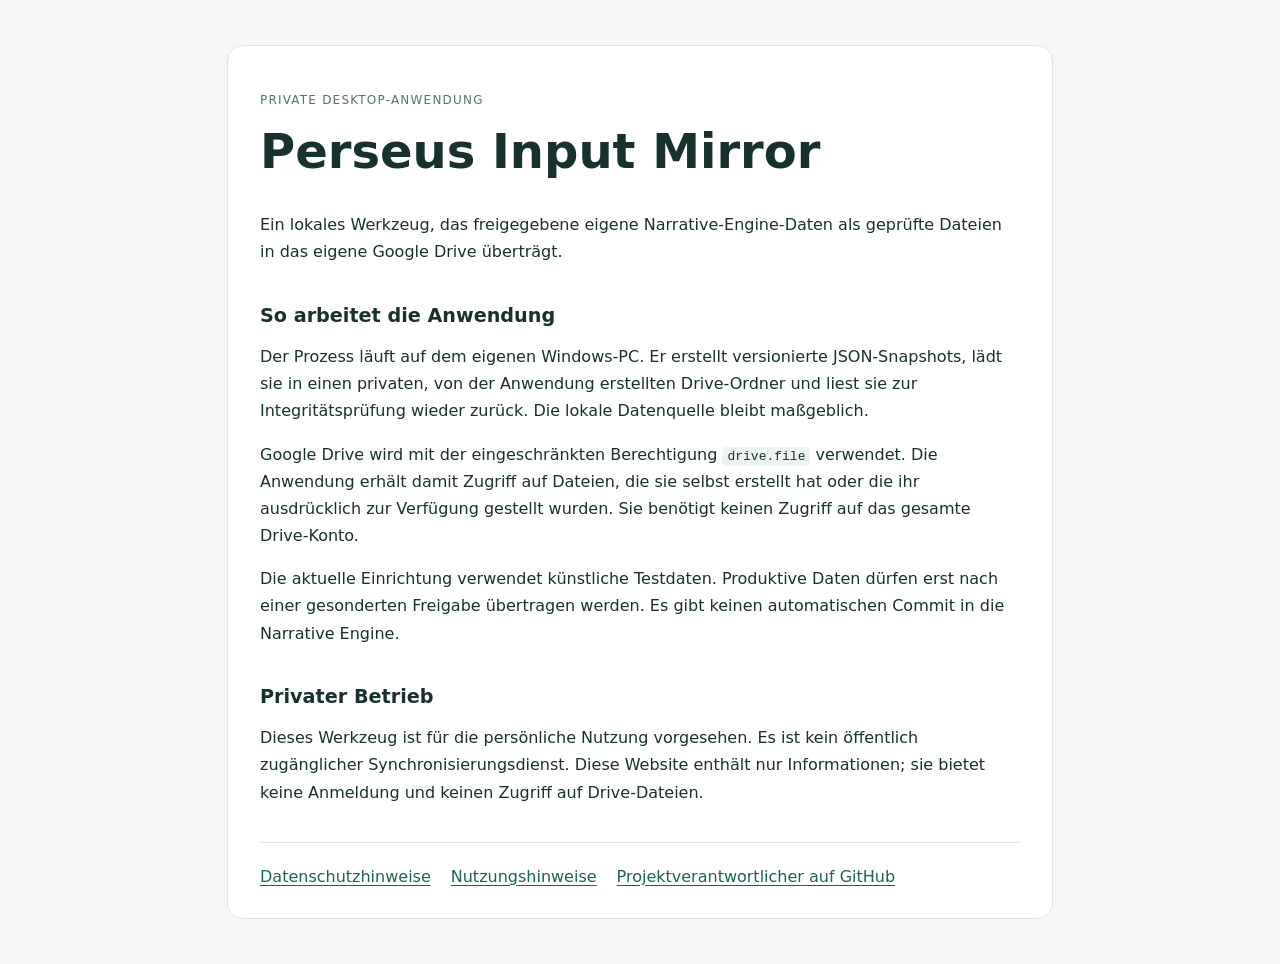
<file: index.html>
<!doctype html><html lang="de"><meta charset="utf-8"><meta name="viewport" content="width=device-width,initial-scale=1"><title>Perseus Input Mirror</title><link rel="stylesheet" href="style.css"><main><p class="eyebrow">PRIVATE DESKTOP-ANWENDUNG</p><h1>Perseus Input Mirror</h1><p>Ein lokales Werkzeug, das freigegebene eigene Narrative-Engine-Daten als geprüfte Dateien in das eigene Google Drive überträgt.</p><h2>So arbeitet die Anwendung</h2><p>Der Prozess läuft auf dem eigenen Windows-PC. Er erstellt versionierte JSON-Snapshots, lädt sie in einen privaten, von der Anwendung erstellten Drive-Ordner und liest sie zur Integritätsprüfung wieder zurück. Die lokale Datenquelle bleibt maßgeblich.</p><p>Google Drive wird mit der eingeschränkten Berechtigung <code>drive.file</code> verwendet. Die Anwendung erhält damit Zugriff auf Dateien, die sie selbst erstellt hat oder die ihr ausdrücklich zur Verfügung gestellt wurden. Sie benötigt keinen Zugriff auf das gesamte Drive-Konto.</p><p>Die aktuelle Einrichtung verwendet künstliche Testdaten. Produktive Daten dürfen erst nach einer gesonderten Freigabe übertragen werden. Es gibt keinen automatischen Commit in die Narrative Engine.</p><h2>Privater Betrieb</h2><p>Dieses Werkzeug ist für die persönliche Nutzung vorgesehen. Es ist kein öffentlich zugänglicher Synchronisierungsdienst. Diese Website enthält nur Informationen; sie bietet keine Anmeldung und keinen Zugriff auf Drive-Dateien.</p><nav><a href="privacy.html">Datenschutzhinweise</a><a href="terms.html">Nutzungshinweise</a><a href="https://github.com/rohljeai-ctrl">Projektverantwortlicher auf GitHub</a></nav></main></html>
</file>
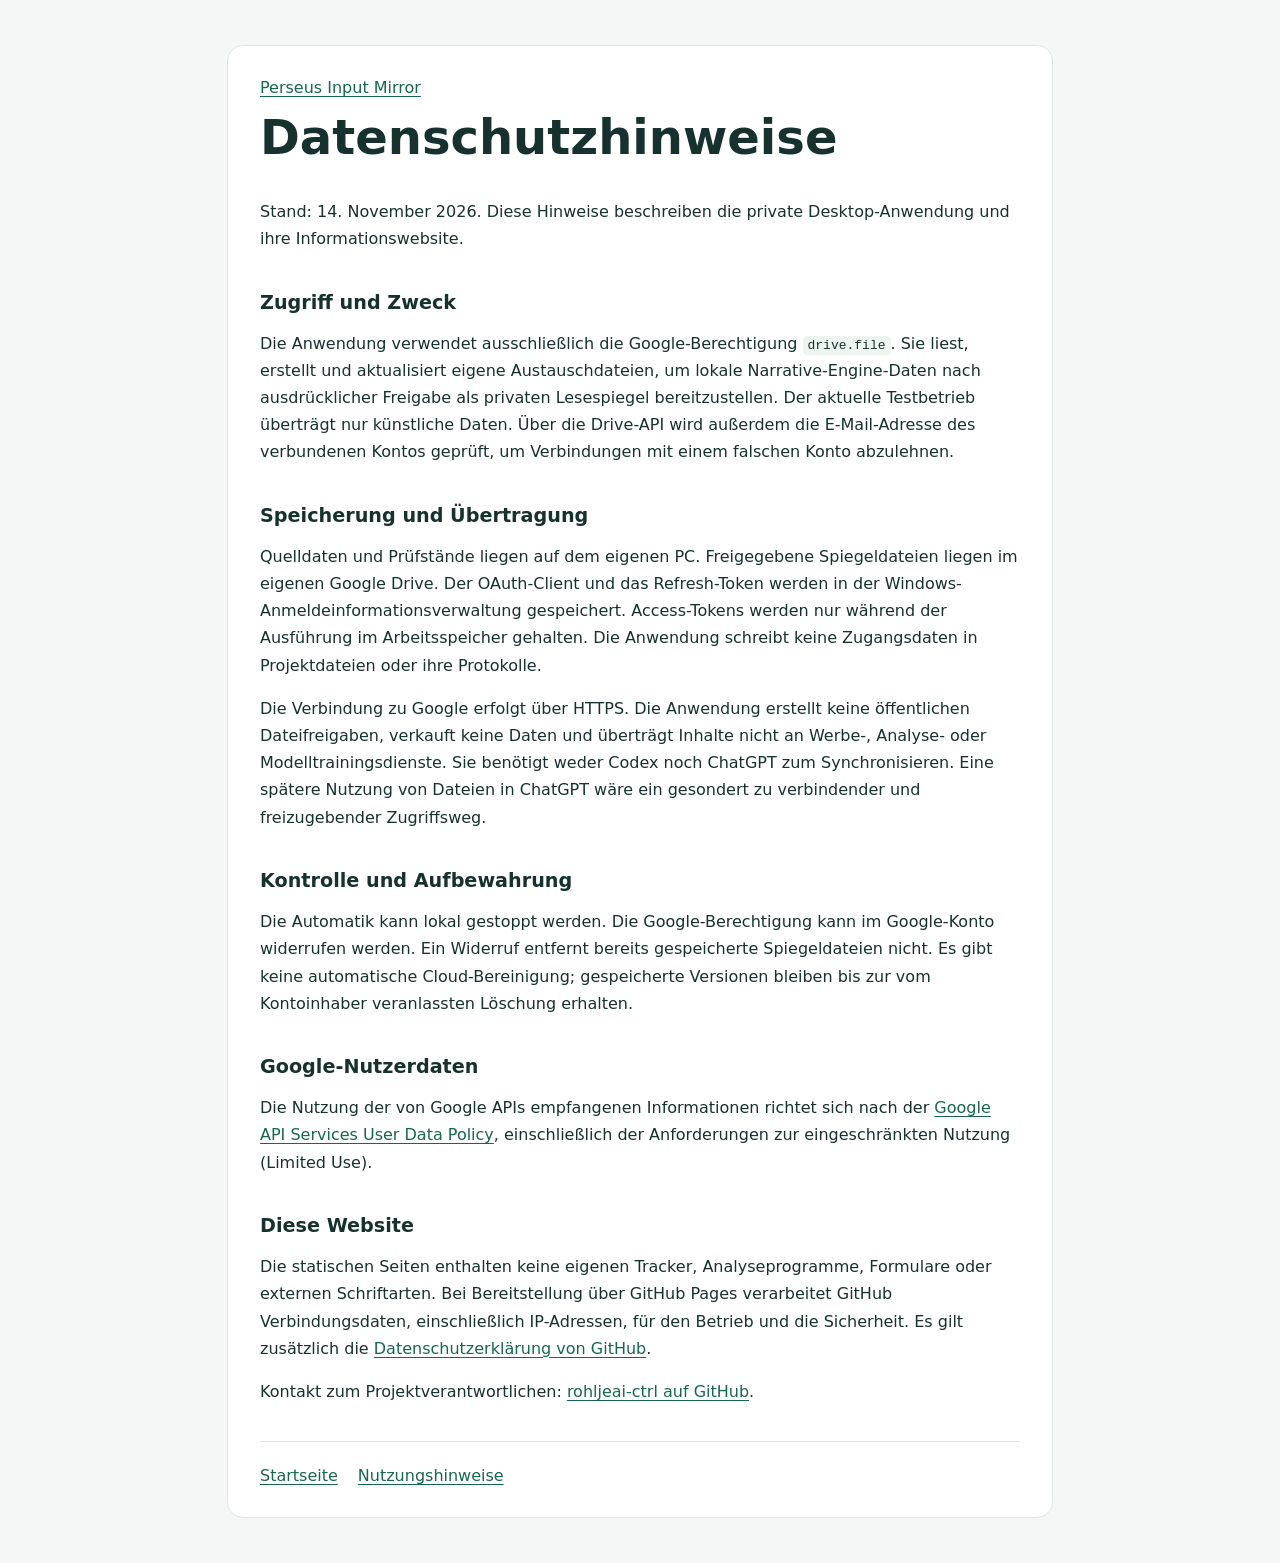
<file: privacy.html>
<!doctype html><html lang="de"><meta charset="utf-8"><meta name="viewport" content="width=device-width,initial-scale=1"><title>Datenschutz · Perseus Input Mirror</title><link rel="stylesheet" href="style.css"><main><a href="index.html">Perseus Input Mirror</a><h1>Datenschutzhinweise</h1><p>Stand: 14. November 2026. Diese Hinweise beschreiben die private Desktop-Anwendung und ihre Informationswebsite.</p><h2>Zugriff und Zweck</h2><p>Die Anwendung verwendet ausschließlich die Google-Berechtigung <code>drive.file</code>. Sie liest, erstellt und aktualisiert eigene Austauschdateien, um lokale Narrative-Engine-Daten nach ausdrücklicher Freigabe als privaten Lesespiegel bereitzustellen. Der aktuelle Testbetrieb überträgt nur künstliche Daten. Über die Drive-API wird außerdem die E-Mail-Adresse des verbundenen Kontos geprüft, um Verbindungen mit einem falschen Konto abzulehnen.</p><h2>Speicherung und Übertragung</h2><p>Quelldaten und Prüfstände liegen auf dem eigenen PC. Freigegebene Spiegeldateien liegen im eigenen Google Drive. Der OAuth-Client und das Refresh-Token werden in der Windows-Anmeldeinformationsverwaltung gespeichert. Access-Tokens werden nur während der Ausführung im Arbeitsspeicher gehalten. Die Anwendung schreibt keine Zugangsdaten in Projektdateien oder ihre Protokolle.</p><p>Die Verbindung zu Google erfolgt über HTTPS. Die Anwendung erstellt keine öffentlichen Dateifreigaben, verkauft keine Daten und überträgt Inhalte nicht an Werbe-, Analyse- oder Modelltrainingsdienste. Sie benötigt weder Codex noch ChatGPT zum Synchronisieren. Eine spätere Nutzung von Dateien in ChatGPT wäre ein gesondert zu verbindender und freizugebender Zugriffsweg.</p><h2>Kontrolle und Aufbewahrung</h2><p>Die Automatik kann lokal gestoppt werden. Die Google-Berechtigung kann im Google-Konto widerrufen werden. Ein Widerruf entfernt bereits gespeicherte Spiegeldateien nicht. Es gibt keine automatische Cloud-Bereinigung; gespeicherte Versionen bleiben bis zur vom Kontoinhaber veranlassten Löschung erhalten.</p><h2>Google-Nutzerdaten</h2><p>Die Nutzung der von Google APIs empfangenen Informationen richtet sich nach der <a href="https://developers.google.com/terms/api-services-user-data-policy">Google API Services User Data Policy</a>, einschließlich der Anforderungen zur eingeschränkten Nutzung (Limited Use).</p><h2>Diese Website</h2><p>Die statischen Seiten enthalten keine eigenen Tracker, Analyseprogramme, Formulare oder externen Schriftarten. Bei Bereitstellung über GitHub Pages verarbeitet GitHub Verbindungsdaten, einschließlich IP-Adressen, für den Betrieb und die Sicherheit. Es gilt zusätzlich die <a href="https://docs.github.com/en/site-policy/privacy-policies/github-general-privacy-statement">Datenschutzerklärung von GitHub</a>.</p><p>Kontakt zum Projektverantwortlichen: <a href="https://github.com/rohljeai-ctrl">rohljeai-ctrl auf GitHub</a>.</p><nav><a href="index.html">Startseite</a><a href="terms.html">Nutzungshinweise</a></nav></main></html>
</file>
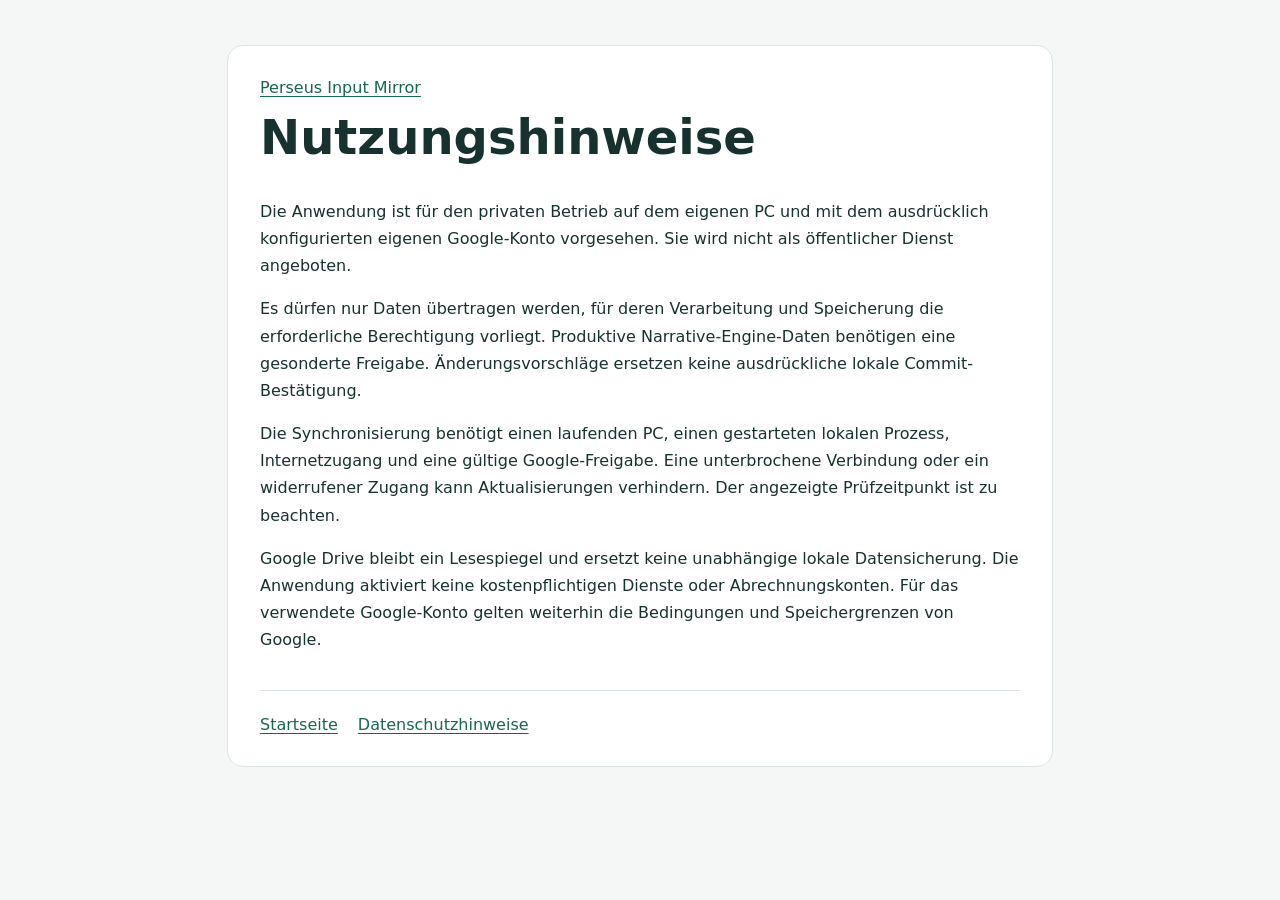
<file: terms.html>
<!doctype html><html lang="de"><meta charset="utf-8"><meta name="viewport" content="width=device-width,initial-scale=1"><title>Nutzung · Perseus Input Mirror</title><link rel="stylesheet" href="style.css"><main><a href="index.html">Perseus Input Mirror</a><h1>Nutzungshinweise</h1><p>Die Anwendung ist für den privaten Betrieb auf dem eigenen PC und mit dem ausdrücklich konfigurierten eigenen Google-Konto vorgesehen. Sie wird nicht als öffentlicher Dienst angeboten.</p><p>Es dürfen nur Daten übertragen werden, für deren Verarbeitung und Speicherung die erforderliche Berechtigung vorliegt. Produktive Narrative-Engine-Daten benötigen eine gesonderte Freigabe. Änderungsvorschläge ersetzen keine ausdrückliche lokale Commit-Bestätigung.</p><p>Die Synchronisierung benötigt einen laufenden PC, einen gestarteten lokalen Prozess, Internetzugang und eine gültige Google-Freigabe. Eine unterbrochene Verbindung oder ein widerrufener Zugang kann Aktualisierungen verhindern. Der angezeigte Prüfzeitpunkt ist zu beachten.</p><p>Google Drive bleibt ein Lesespiegel und ersetzt keine unabhängige lokale Datensicherung. Die Anwendung aktiviert keine kostenpflichtigen Dienste oder Abrechnungskonten. Für das verwendete Google-Konto gelten weiterhin die Bedingungen und Speichergrenzen von Google.</p><nav><a href="index.html">Startseite</a><a href="privacy.html">Datenschutzhinweise</a></nav></main></html>
</file>
<file: style.css>
:root{color-scheme:light;font-family:system-ui,sans-serif;color:#17312f;background:#f4f7f5}body{margin:0}main{max-width:760px;margin:5vh auto;padding:32px;background:#fff;border:1px solid #dce6df;border-radius:16px}h1{font-size:clamp(2rem,5vw,3rem);line-height:1.1;margin:.3em 0 .7em}h2{font-size:1.2rem;margin-top:2em}p{line-height:1.7}a{color:#176750;text-underline-offset:3px}nav{display:flex;flex-wrap:wrap;gap:20px;border-top:1px solid #dce6df;padding-top:24px;margin-top:36px}.eyebrow{font-size:.75rem;letter-spacing:.1em;color:#55736a}code{background:#eef4f0;padding:2px 5px;border-radius:4px}@media(max-width:600px){main{margin:0;border:0;border-radius:0;padding:24px}}
</file>
